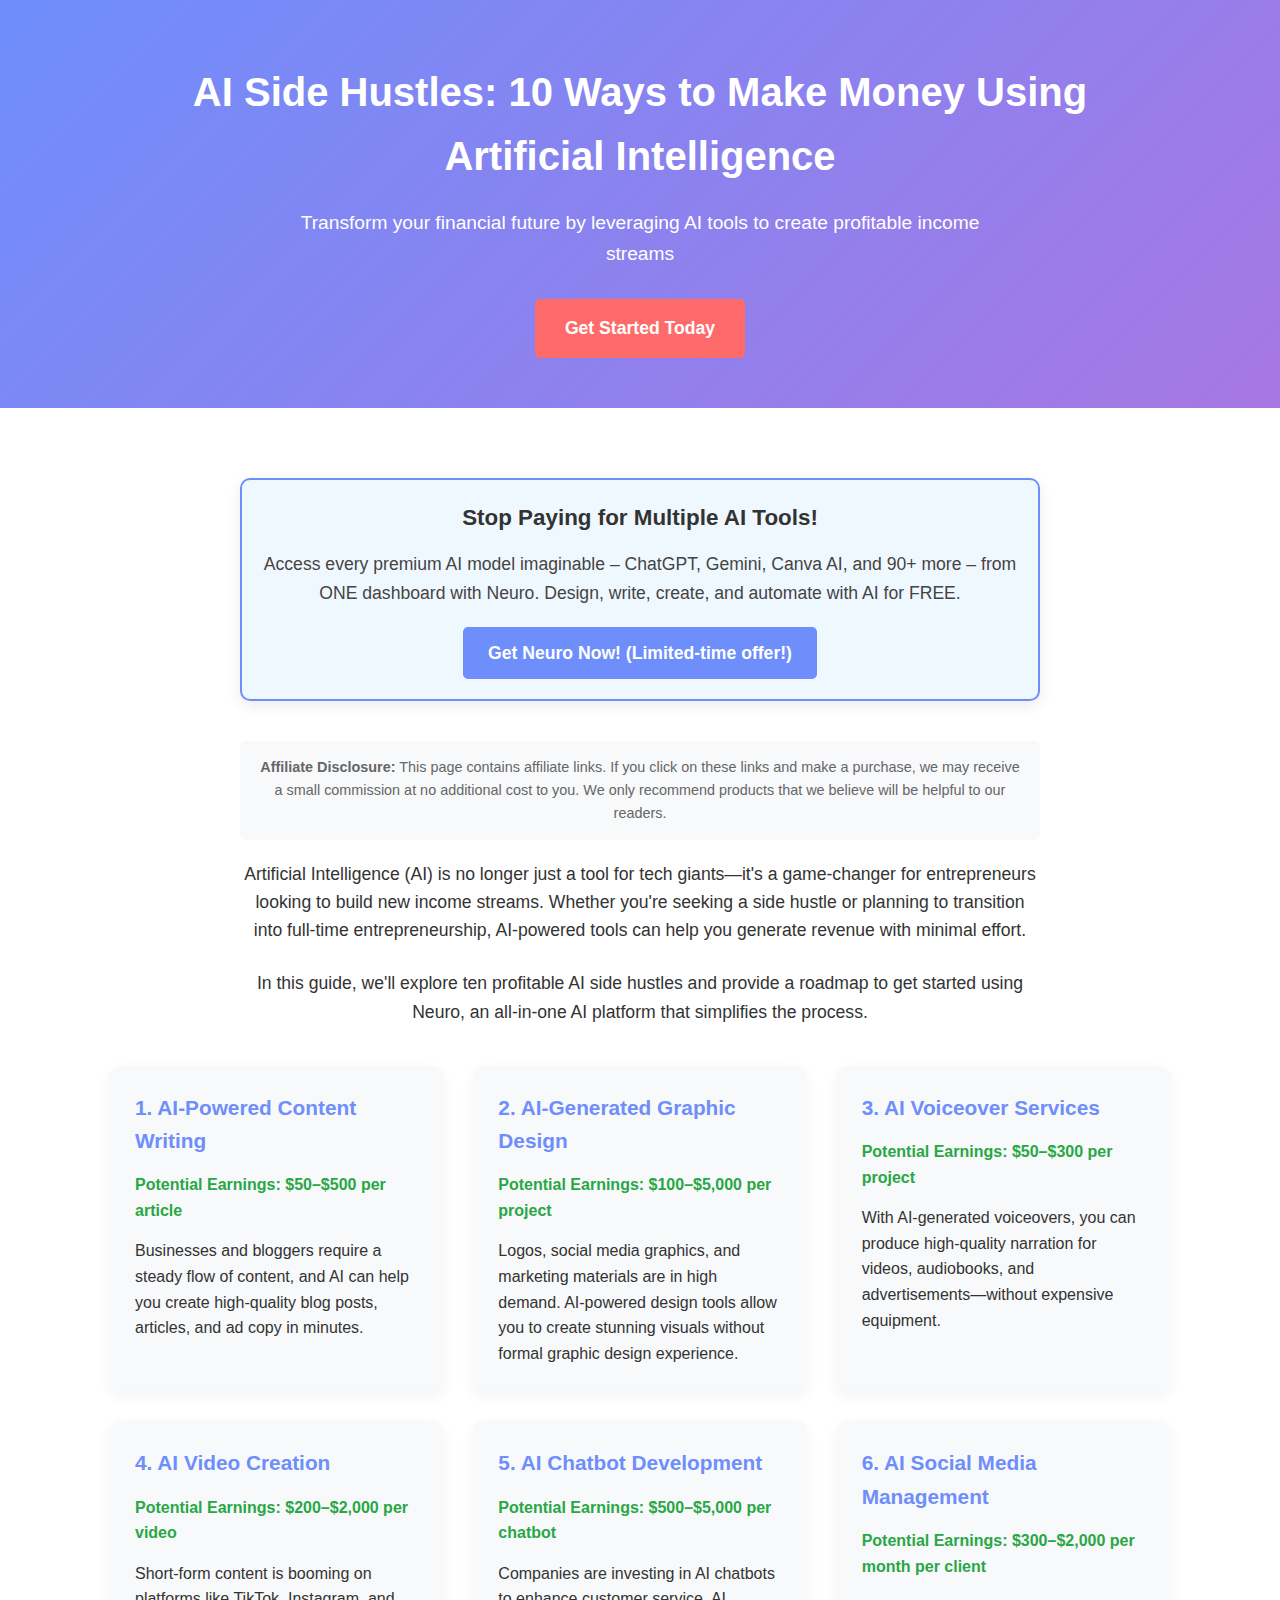
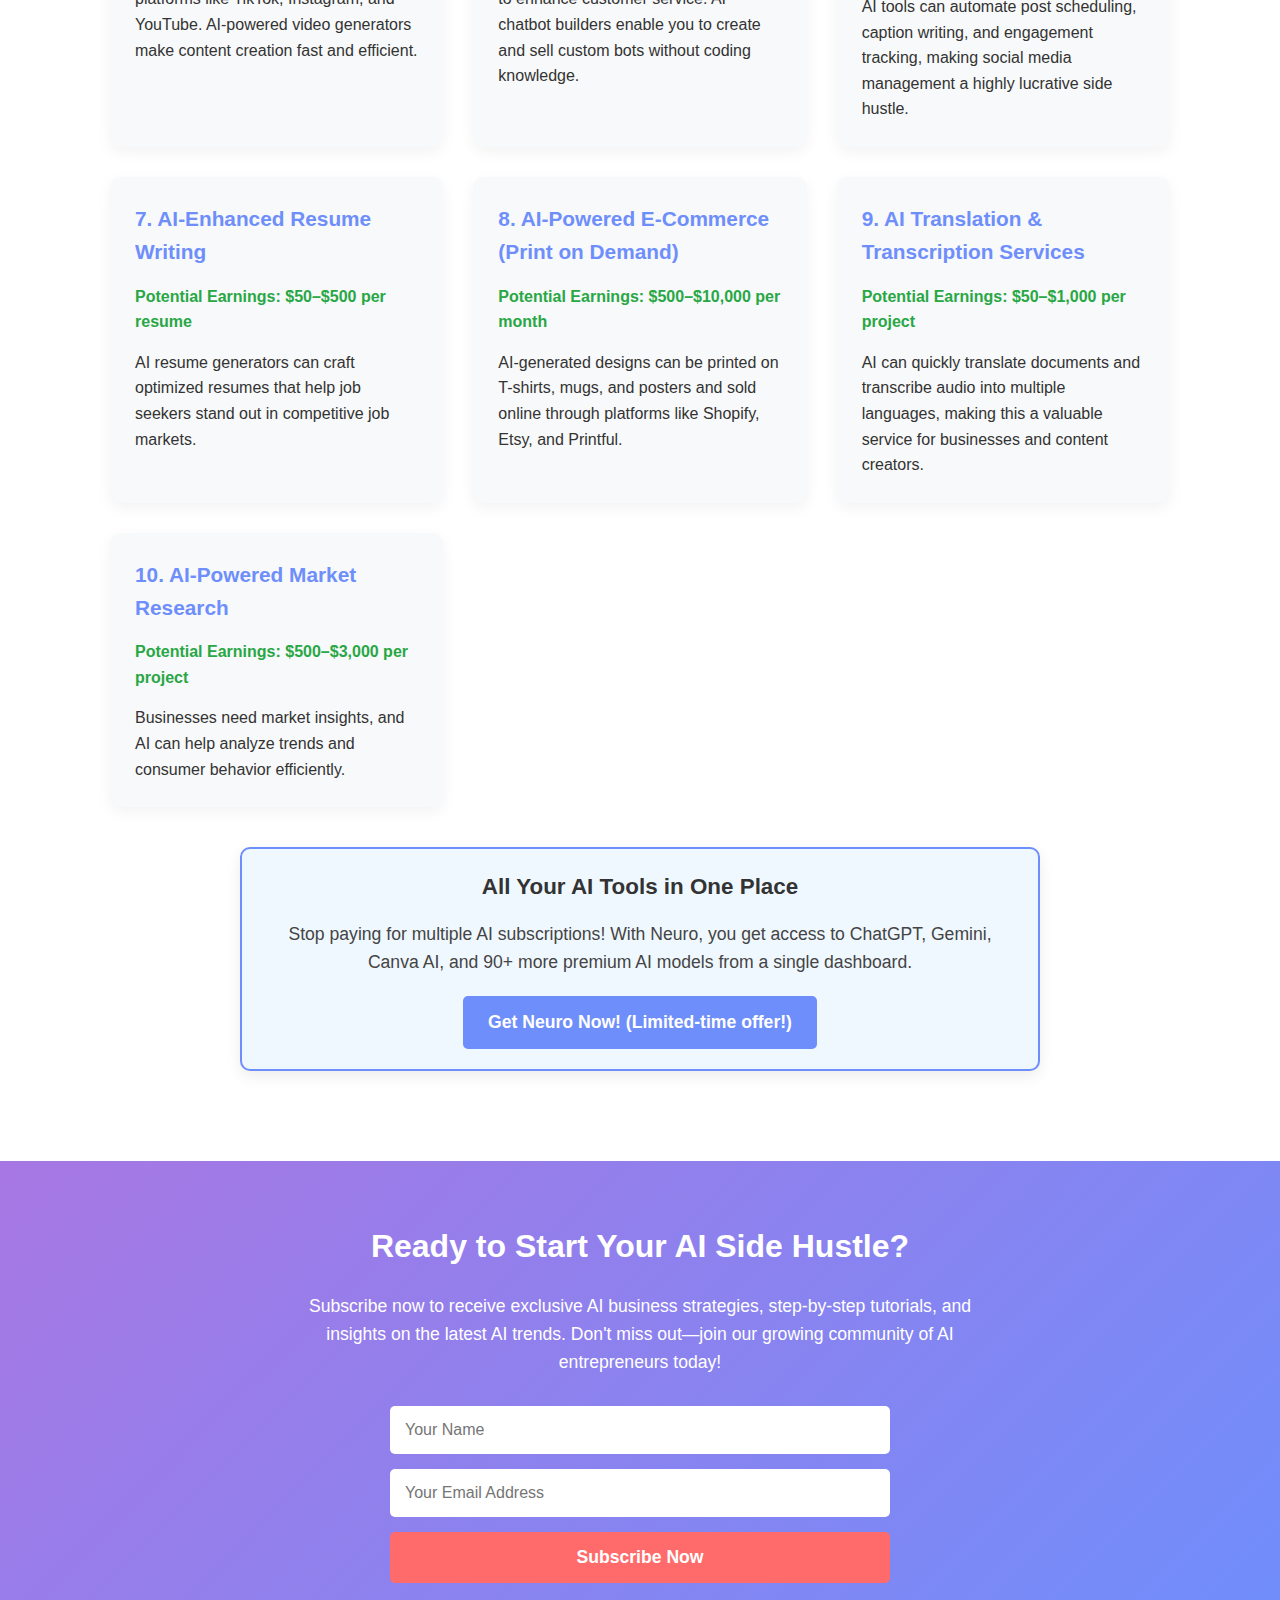
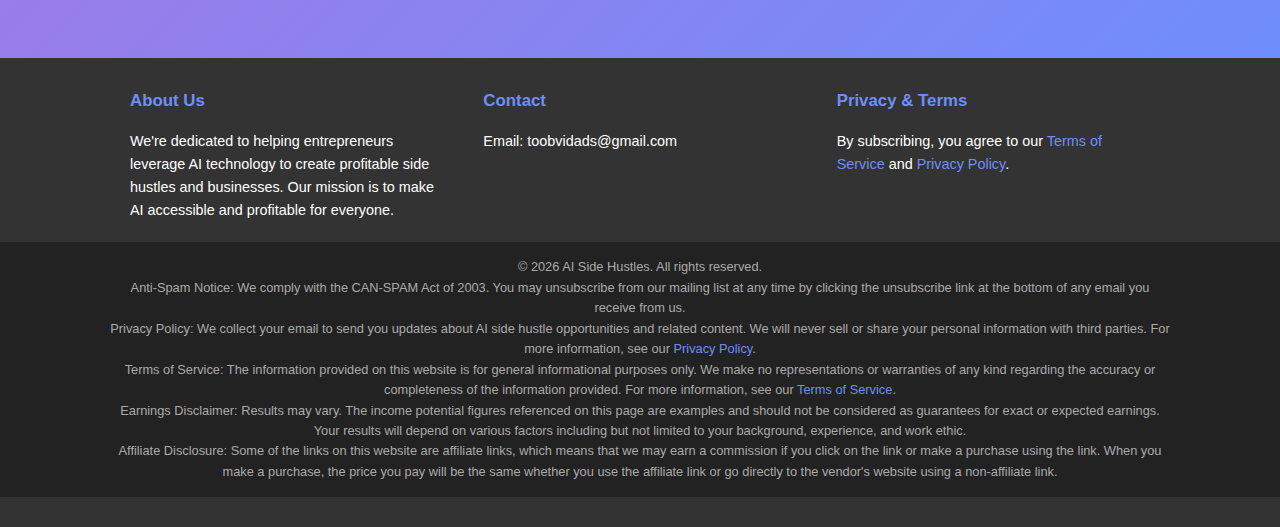
<file: index.html>
<!DOCTYPE html>
<html lang="en">
<head>
  <meta charset="UTF-8">
  <meta name="viewport" content="width=device-width, initial-scale=1.0">
  <title>AI Side Hustles: 10 Ways to Make Money Using Artificial Intelligence</title>
  <link rel="stylesheet" href="styles.css">
</head>
<body>
  <header>
    <div class="container">
      <h1>AI Side Hustles: 10 Ways to Make Money Using Artificial Intelligence</h1>
      <p>Transform your financial future by leveraging AI tools to create profitable income streams</p>
      <a href="#signup" class="cta-button">Get Started Today</a>
    </div>
  </header>
 
  <section class="main-content">
    <div class="container">
      <!-- Ad Banner -->
      <div class="ad-banner">
        <h3>Stop Paying for Multiple AI Tools!</h3>
        <p>Access every premium AI model imaginable – ChatGPT, Gemini, Canva AI, and 90+ more – from ONE dashboard with Neuro. Design, write, create, and automate with AI for FREE.</p>
        <a href="https://warriorplus.com/o2/a/rxb9749/0" class="ad-button" target="_blank" rel="noopener noreferrer">Get Neuro Now! (Limited-time offer!)</a>
      </div>
      
      <!-- Affiliate Disclosure -->
      <div class="affiliate-disclosure">
        <p><strong>Affiliate Disclosure:</strong> This page contains affiliate links. If you click on these links and make a purchase, we may receive a small commission at no additional cost to you. We only recommend products that we believe will be helpful to our readers.</p>
      </div>
      
      <div class="intro">
        <p>Artificial Intelligence (AI) is no longer just a tool for tech giants—it's a game-changer for entrepreneurs looking to build new income streams. Whether you're seeking a side hustle or planning to transition into full-time entrepreneurship, AI-powered tools can help you generate revenue with minimal effort.</p>
        <p>In this guide, we'll explore ten profitable AI side hustles and provide a roadmap to get started using Neuro, an all-in-one AI platform that simplifies the process.</p>
      </div>
     
      <div class="hustles">
        <div class="hustle-card">
          <h3>1. AI-Powered Content Writing</h3>
          <p class="earnings">Potential Earnings: $50–$500 per article</p>
          <p>Businesses and bloggers require a steady flow of content, and AI can help you create high-quality blog posts, articles, and ad copy in minutes.</p>
        </div>
       
        <div class="hustle-card">
          <h3>2. AI-Generated Graphic Design</h3>
          <p class="earnings">Potential Earnings: $100–$5,000 per project</p>
          <p>Logos, social media graphics, and marketing materials are in high demand. AI-powered design tools allow you to create stunning visuals without formal graphic design experience.</p>
        </div>
       
        <div class="hustle-card">
          <h3>3. AI Voiceover Services</h3>
          <p class="earnings">Potential Earnings: $50–$300 per project</p>
          <p>With AI-generated voiceovers, you can produce high-quality narration for videos, audiobooks, and advertisements—without expensive equipment.</p>
        </div>
       
        <div class="hustle-card">
          <h3>4. AI Video Creation</h3>
          <p class="earnings">Potential Earnings: $200–$2,000 per video</p>
          <p>Short-form content is booming on platforms like TikTok, Instagram, and YouTube. AI-powered video generators make content creation fast and efficient.</p>
        </div>
       
        <div class="hustle-card">
          <h3>5. AI Chatbot Development</h3>
          <p class="earnings">Potential Earnings: $500–$5,000 per chatbot</p>
          <p>Companies are investing in AI chatbots to enhance customer service. AI chatbot builders enable you to create and sell custom bots without coding knowledge.</p>
        </div>
       
        <div class="hustle-card">
          <h3>6. AI Social Media Management</h3>
          <p class="earnings">Potential Earnings: $300–$2,000 per month per client</p>
          <p>AI tools can automate post scheduling, caption writing, and engagement tracking, making social media management a highly lucrative side hustle.</p>
        </div>
       
        <div class="hustle-card">
          <h3>7. AI-Enhanced Resume Writing</h3>
          <p class="earnings">Potential Earnings: $50–$500 per resume</p>
          <p>AI resume generators can craft optimized resumes that help job seekers stand out in competitive job markets.</p>
        </div>
       
        <div class="hustle-card">
          <h3>8. AI-Powered E-Commerce (Print on Demand)</h3>
          <p class="earnings">Potential Earnings: $500–$10,000 per month</p>
          <p>AI-generated designs can be printed on T-shirts, mugs, and posters and sold online through platforms like Shopify, Etsy, and Printful.</p>
        </div>
       
        <div class="hustle-card">
          <h3>9. AI Translation & Transcription Services</h3>
          <p class="earnings">Potential Earnings: $50–$1,000 per project</p>
          <p>AI can quickly translate documents and transcribe audio into multiple languages, making this a valuable service for businesses and content creators.</p>
        </div>
       
        <div class="hustle-card">
          <h3>10. AI-Powered Market Research</h3>
          <p class="earnings">Potential Earnings: $500–$3,000 per project</p>
          <p>Businesses need market insights, and AI can help analyze trends and consumer behavior efficiently.</p>
        </div>
      </div>
      
      <!-- Second Ad Banner Before Signup Section -->
      <div class="ad-banner">
        <h3>All Your AI Tools in One Place</h3>
        <p>Stop paying for multiple AI subscriptions! With Neuro, you get access to ChatGPT, Gemini, Canva AI, and 90+ more premium AI models from a single dashboard.</p>
        <a href="https://warriorplus.com/o2/a/rxb9749/0" class="ad-button" target="_blank" rel="noopener noreferrer">Get Neuro Now! (Limited-time offer!)</a>
      </div>
    </div>
  </section>
 
  <section id="signup" class="signup-section">
    <div class="container">
      <h2>Ready to Start Your AI Side Hustle?</h2>
      <p>Subscribe now to receive exclusive AI business strategies, step-by-step tutorials, and insights on the latest AI trends. Don't miss out—join our growing community of AI entrepreneurs today!</p>
     
      <div class="signup-form">
        <form id="subscription-form" onsubmit="handleFormSubmit(event)">
          <div class="form-group">
            <input type="text" name="name" id="name" placeholder="Your Name" required>
          </div>
          <div class="form-group">
            <input type="email" name="email" id="email" placeholder="Your Email Address" required>
          </div>
          <button type="submit" class="submit-btn">Subscribe Now</button>
          <div id="form-status" style="margin-top: 15px; color: white;"></div>
        </form>
      </div>
    </div>
  </section>
 
  <footer>
    <div class="container">
      <div class="footer-content">
        <div class="footer-section">
          <h3>About Us</h3>
          <p>We're dedicated to helping entrepreneurs leverage AI technology to create profitable side hustles and businesses. Our mission is to make AI accessible and profitable for everyone.</p>
        </div>
       
        <div class="footer-section">
          <h3>Contact</h3>
          <p>Email: toobvidads@gmail.com</p>
        </div>
       
        <div class="footer-section">
          <h3>Privacy & Terms</h3>
          <p>By subscribing, you agree to our <a href="#" style="color: #6e8efb; text-decoration: none;">Terms of Service</a> and <a href="#" style="color: #6e8efb; text-decoration: none;">Privacy Policy</a>.</p>
        </div>
      </div>
    </div>
   
    <div class="legal">
      <div class="container">
        <p>&copy; <span id="current-year"></span> AI Side Hustles. All rights reserved.</p>
        <p>Anti-Spam Notice: We comply with the CAN-SPAM Act of 2003. You may unsubscribe from our mailing list at any time by clicking the unsubscribe link at the bottom of any email you receive from us.</p>
        <p>Privacy Policy: We collect your email to send you updates about AI side hustle opportunities and related content. We will never sell or share your personal information with third parties. For more information, see our <a href="#">Privacy Policy</a>.</p>
        <p>Terms of Service: The information provided on this website is for general informational purposes only. We make no representations or warranties of any kind regarding the accuracy or completeness of the information provided. For more information, see our <a href="#">Terms of Service</a>.</p>
        <p>Earnings Disclaimer: Results may vary. The income potential figures referenced on this page are examples and should not be considered as guarantees for exact or expected earnings. Your results will depend on various factors including but not limited to your background, experience, and work ethic.</p>
        <p>Affiliate Disclosure: Some of the links on this website are affiliate links, which means that we may earn a commission if you click on the link or make a purchase using the link. When you make a purchase, the price you pay will be the same whether you use the affiliate link or go directly to the vendor's website using a non-affiliate link.</p>
      </div>
    </div>
  </footer>

  <script src="script.js"></script>
</body>
</html>
</file>
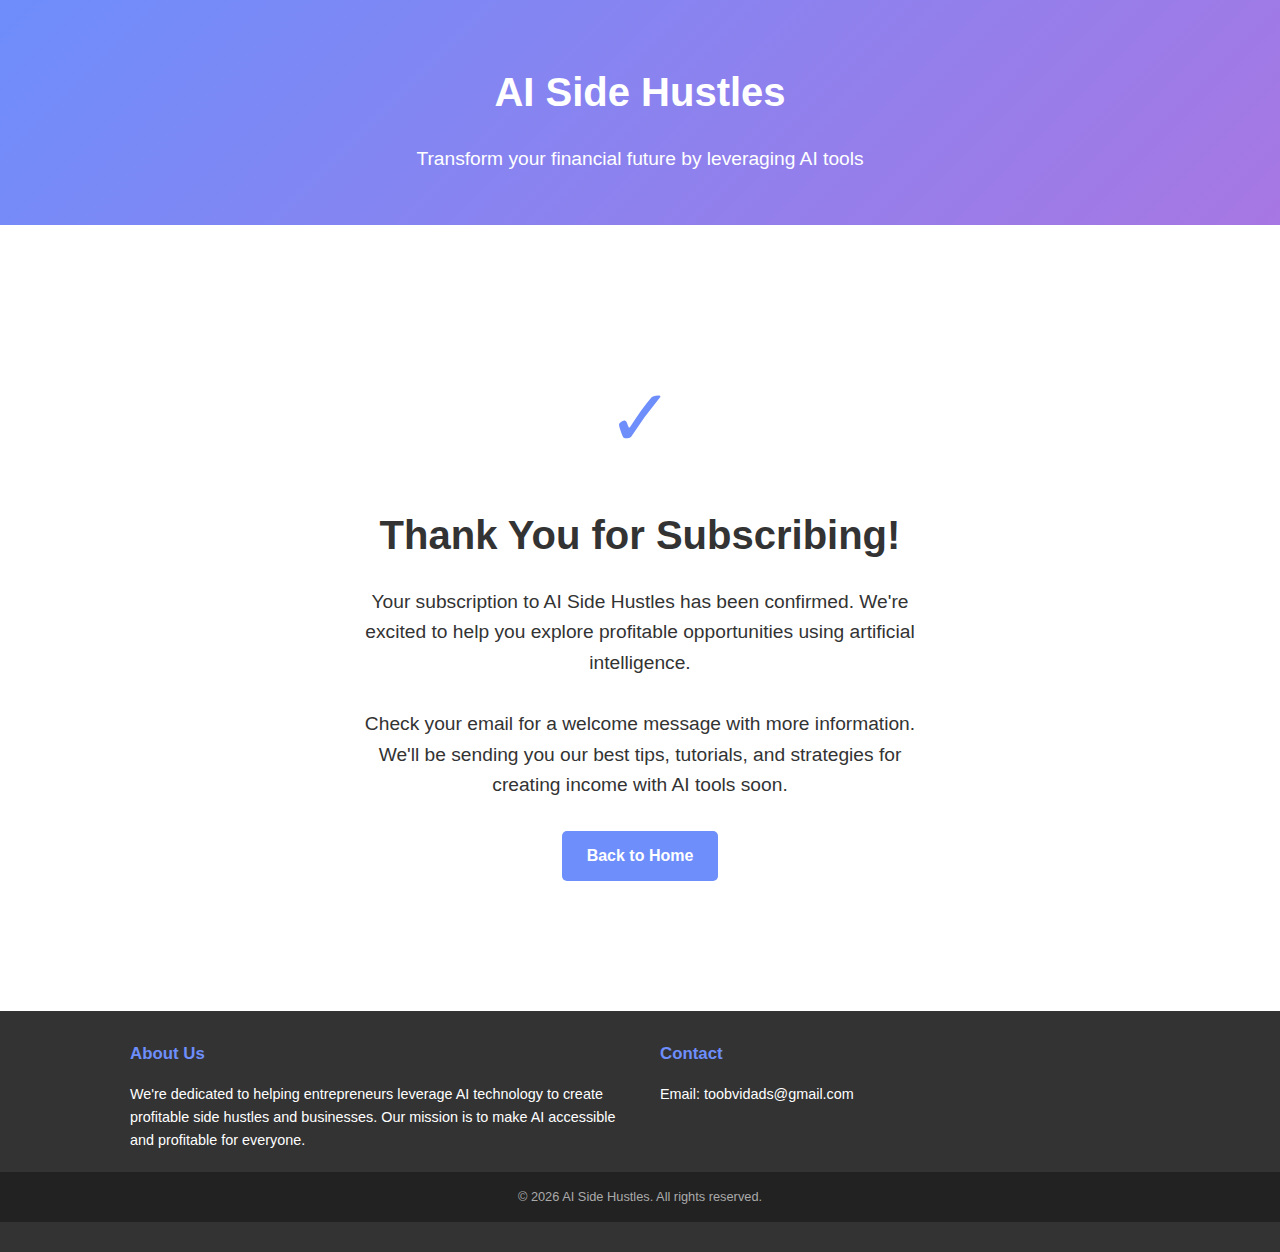
<file: thank-you.html>
<!DOCTYPE html>
<html lang="en">
<head>
  <meta charset="UTF-8">
  <meta name="viewport" content="width=device-width, initial-scale=1.0">
  <title>Thank You for Subscribing! - AI Side Hustles</title>
  <link rel="stylesheet" href="styles.css">
  <style>
    .thank-you-container {
      text-align: center;
      padding: 80px 20px;
      max-width: 600px;
      margin: 0 auto;
    }
    
    .thank-you-icon {
      font-size: 5rem;
      color: #6e8efb;
      margin-bottom: 20px;
    }
    
    .thank-you-title {
      font-size: 2.5rem;
      margin-bottom: 20px;
      color: #333;
    }
    
    .thank-you-message {
      font-size: 1.2rem;
      margin-bottom: 30px;
      line-height: 1.6;
    }
    
    .back-home {
      display: inline-block;
      background-color: #6e8efb;
      color: white;
      padding: 12px 25px;
      border-radius: 5px;
      text-decoration: none;
      font-weight: bold;
      transition: all 0.3s;
    }
    
    .back-home:hover {
      background-color: #5272e2;
      transform: translateY(-2px);
      box-shadow: 0 5px 10px rgba(0,0,0,0.1);
    }
  </style>
</head>
<body>
  <header>
    <div class="container">
      <h1>AI Side Hustles</h1>
      <p>Transform your financial future by leveraging AI tools</p>
    </div>
  </header>
  
  <section class="main-content">
    <div class="thank-you-container">
      <div class="thank-you-icon">✓</div>
      <h1 class="thank-you-title">Thank You for Subscribing!</h1>
      <p class="thank-you-message">
        Your subscription to AI Side Hustles has been confirmed. We're excited to help you explore profitable opportunities using artificial intelligence.
      </p>
      <p class="thank-you-message">
        Check your email for a welcome message with more information. We'll be sending you our best tips, tutorials, and strategies for creating income with AI tools soon.
      </p>
      <a href="index.html" class="back-home">Back to Home</a>
    </div>
  </section>
  
  <footer>
    <div class="container">
      <div class="footer-content">
        <div class="footer-section">
          <h3>About Us</h3>
          <p>We're dedicated to helping entrepreneurs leverage AI technology to create profitable side hustles and businesses. Our mission is to make AI accessible and profitable for everyone.</p>
        </div>
        
        <div class="footer-section">
          <h3>Contact</h3>
          <p>Email: toobvidads@gmail.com</p>
        </div>
      </div>
    </div>
    
    <div class="legal">
      <div class="container">
        <p>&copy; <span id="current-year"></span> AI Side Hustles. All rights reserved.</p>
      </div>
    </div>
  </footer>

  <script>
    // Set the current year in the footer
    document.getElementById('current-year').textContent = new Date().getFullYear();
  </script>
</body>
</html>
</file>
<file: styles.css>
* {
  margin: 0;
  padding: 0;
  box-sizing: border-box;
}

body {
  font-family: 'Segoe UI', Tahoma, Geneva, Verdana, sans-serif;
  line-height: 1.6;
  color: #333;
  background-color: #f9f9f9;
}

.container {
  max-width: 1100px;
  margin: 0 auto;
  padding: 0 20px;
}

header {
  background: linear-gradient(135deg, #6e8efb 0%, #a777e3 100%);
  color: #fff;
  padding: 60px 0 50px;
  text-align: center;
}

header h1 {
  font-size: 2.5rem;
  margin-bottom: 20px;
}

header p {
  font-size: 1.2rem;
  max-width: 700px;
  margin: 0 auto;
}

.cta-button {
  display: inline-block;
  background-color: #FF6B6B;
  color: white;
  padding: 15px 30px;
  margin-top: 30px;
  border-radius: 5px;
  text-decoration: none;
  font-weight: bold;
  font-size: 1.1rem;
  transition: background-color 0.3s;
}

.cta-button:hover {
  background-color: #FF5252;
}

.main-content {
  padding: 50px 0;
  background-color: #fff;
}

.intro {
  max-width: 800px;
  margin: 0 auto 40px;
  text-align: center;
}

.intro p {
  font-size: 1.1rem;
  margin-bottom: 25px;
}

.hustles {
  display: grid;
  grid-template-columns: repeat(auto-fill, minmax(300px, 1fr));
  gap: 30px;
  margin: 40px 0;
}

.hustle-card {
  background-color: #f8f9fa;
  border-radius: 10px;
  padding: 25px;
  box-shadow: 0 5px 15px rgba(0,0,0,0.05);
  transition: transform 0.3s, box-shadow 0.3s;
}

.hustle-card:hover {
  transform: translateY(-5px);
  box-shadow: 0 10px 25px rgba(0,0,0,0.1);
}

.hustle-card h3 {
  color: #6e8efb;
  margin-bottom: 15px;
  font-size: 1.3rem;
}

.hustle-card p.earnings {
  font-weight: bold;
  color: #28a745;
  margin-bottom: 15px;
}

.signup-section {
  background: linear-gradient(135deg, #a777e3 0%, #6e8efb 100%);
  color: white;
  padding: 60px 0;
  text-align: center;
}

.signup-section h2 {
  font-size: 2rem;
  margin-bottom: 20px;
}

.signup-section p {
  max-width: 700px;
  margin: 0 auto 30px;
  font-size: 1.1rem;
}

.signup-form {
  max-width: 500px;
  margin: 0 auto;
}

.form-group {
  margin-bottom: 15px;
}

.form-group input {
  width: 100%;
  padding: 15px;
  border: none;
  border-radius: 5px;
  font-size: 1rem;
}

.submit-btn {
  background-color: #FF6B6B;
  color: white;
  border: none;
  padding: 15px 30px;
  border-radius: 5px;
  font-size: 1.1rem;
  cursor: pointer;
  transition: background-color 0.3s;
  font-weight: bold;
  width: 100%;
}

.submit-btn:hover {
  background-color: #FF5252;
}

footer {
  background-color: #333;
  color: #fff;
  padding: 30px 0;
  font-size: 0.9rem;
}

.footer-content {
  display: flex;
  flex-wrap: wrap;
  justify-content: space-between;
}

.footer-section {
  flex: 1;
  min-width: 300px;
  margin-bottom: 20px;
  padding: 0 20px;
}

.footer-section h3 {
  margin-bottom: 15px;
  color: #6e8efb;
}

.legal {
  background-color: #222;
  padding: 15px 0;
  text-align: center;
  font-size: 0.8rem;
  color: #aaa;
}

.legal a {
  color: #6e8efb;
  text-decoration: none;
}

.legal a:hover {
  text-decoration: underline;
}

/* Ad Banner */
.ad-banner {
  background-color: #f0f8ff;
  border: 2px solid #6e8efb;
  border-radius: 10px;
  padding: 20px;
  margin: 20px auto 40px;
  max-width: 800px;
  text-align: center;
  box-shadow: 0 5px 15px rgba(0,0,0,0.08);
}

.ad-banner h3 {
  color: #333;
  margin-bottom: 15px;
  font-size: 1.4rem;
}

.ad-banner p {
  font-size: 1.1rem;
  margin-bottom: 20px;
  color: #444;
}

.ad-button {
  display: inline-block;
  background-color: #6e8efb;
  color: white;
  padding: 12px 25px;
  border-radius: 5px;
  text-decoration: none;
  font-weight: bold;
  font-size: 1.1rem;
  transition: all 0.3s;
}

.ad-button:hover {
  background-color: #5272e2;
  transform: translateY(-2px);
  box-shadow: 0 5px 10px rgba(0,0,0,0.1);
}

.affiliate-disclosure {
  background-color: #f8f9fa;
  padding: 15px;
  border-radius: 5px;
  margin: 20px auto;
  max-width: 800px;
  font-size: 0.9rem;
  color: #666;
  text-align: center;
}

@media (max-width: 768px) {
  header h1 {
    font-size: 2rem;
  }
  
  .hustles {
    grid-template-columns: 1fr;
  }
  
  .footer-section {
    flex: 100%;
  }
}
</file>
